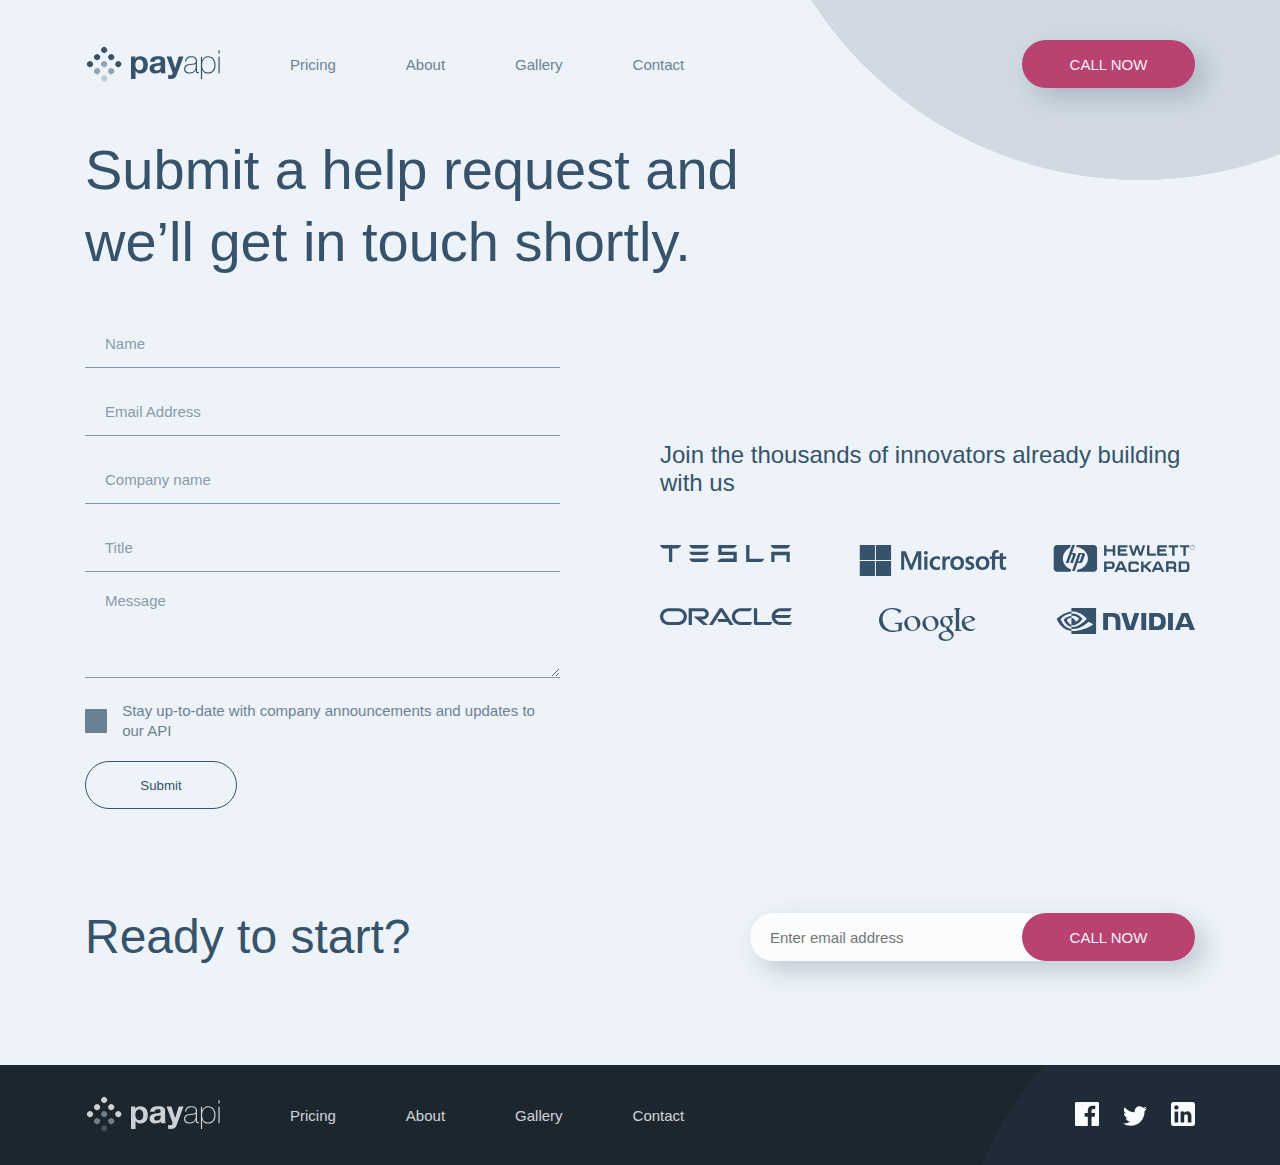
<file: contact.html>
<!DOCTYPE html>
<html lang="en">
  <head>
    <meta charset="UTF-8" />
    <meta name="viewport" content="width=device-width, initial-scale=1.0" />
    <link rel="stylesheet" href="styles/index.css" />
    <link rel="stylesheet" href="styles/contact.css" />
    <link
      rel="icon"
      type="image/png"
      sizes="32x32"
      href="assets/favicon-32x32.png"
    />

    <title>Frontend Mentor | PayAPI Website Challenge</title>
  </head>

  <body>
    <header class="pricing">
      <div class="navbar">
        <div class="container">
          <figure class="logo-img">
            <a href="index.html"
              ><img src="assets/shared/desktop/logo.svg" alt="Payapi logo icon"
            /></a>
          </figure>
          <div class="menu" id="menu">
            <nav>
              <ul>
                <li><a href="pricing.html">Pricing</a></li>
                <li><a href="about.html">About</a></li>
                <li><a href="gallery.html">Gallery</a></li>
                <li><a href="contact.html">Contact</a></li>
              </ul>
            </nav>
            <button class="schedule-button">CALL NOW</button>
          </div>
          <div class="menu-button" id="menu-button"></div>
        </div>
      </div>
    </header>
    <main class="about-main">
      <div class="container">
        <div class="main-title">
          <h1>
            <small>Submit a help request and we’ll get in touch shortly.</small>
          </h1>
        </div>
        <div class="main-container">
          <form action="/contact.html" class="contact-form" id="form">
            <div class="input-container" id="name-container">
              <input
                type="text"
                autocomplete="name"
                placeholder="Name"
                id="name"
                name="name"
              />
            </div>
            <div class="input-container" id="email-container">
              <input
                type="text"
                autocomplete="email"
                placeholder="Email Address"
                id="email"
                name="email"
              />
            </div>
            <input type="text" placeholder="Company name" name="company-name" />
            <input type="text" placeholder="Title" name="title" />
            <div class="input-container" id="message-container">
              <textarea
                name="message"
                id="message"
                cols="30"
                rows="5"
                placeholder="Message"
              ></textarea>
            </div>
            <label class="custom-checkbox">
              <input
                type="checkbox"
                class="custom-checkbox-input"
                value="accept-terms"
              />
              <span
                class="custom-checkbox-show custom-checkbox-show--checkbox"
              ></span>
              <span class="custom-checkbox-text"
                >Stay up-to-date with company announcements and updates to our
                API</span
              >
            </label>
            <button type="submit">Submit</button>
          </form>
          <div class="join-message-container">
            <h4>Join the thousands of innovators already building with us</h4>
            <div class="enterprises-logos-container">
              <img
                src="assets/shared/desktop/tesla.svg"
                class="tesla-icon"
                alt=""
              />
              <img src="assets/shared/desktop/microsoft.svg" alt="" />
              <img src="assets/shared/desktop/hewlett-packard.svg" alt="" />
              <img
                src="assets/shared/desktop/oracle.svg"
                class="oracle-icon"
                alt=""
              />
              <img
                src="assets/shared/desktop/google.svg"
                class="google-icon"
                alt=""
              />
              <img src="assets/shared/desktop/nvidia.svg" alt="" />
            </div>
          </div>
        </div>
        <div class="ready-to-start-container">
          <h2>Ready to start?</h2>
          <div class="schedule-form">
            <input
              type="email"
              name="email-schedule"
              id="main-email-schedule-input"
              placeholder="Enter email address"
            />
            <button class="schedule-button">CALL NOW</button>
          </div>
        </div>
      </div>
    </main>
    <footer>
      <div class="container">
        <a href="index.html"
          ><svg width="135" height="38" xmlns="http://www.w3.org/2000/svg">
            <g fill="#36536B" fill-rule="evenodd">
              <path
                d="M50.544 33.934v-7.84h.064a5.36 5.36 0 002.128 1.84c.864.416 1.808.624 2.832.624 1.216 0 2.277-.235 3.184-.704a6.738 6.738 0 002.272-1.888 8.147 8.147 0 001.36-2.72 11.37 11.37 0 00.448-3.2c0-1.173-.15-2.299-.448-3.376-.299-1.077-.757-2.021-1.376-2.832a6.937 6.937 0 00-2.336-1.952c-.939-.49-2.059-.736-3.36-.736-1.024 0-1.963.203-2.816.608-.853.405-1.557 1.056-2.112 1.952h-.064v-2.112H46v22.336h4.544zm3.808-8.768c-.725 0-1.344-.15-1.856-.448a3.595 3.595 0 01-1.232-1.168 5.044 5.044 0 01-.672-1.68 9.192 9.192 0 01-.208-1.952c0-.683.064-1.344.192-1.984a4.98 4.98 0 01.656-1.696c.31-.49.715-.89 1.216-1.2.501-.31 1.125-.464 1.872-.464.725 0 1.339.155 1.84.464.501.31.912.715 1.232 1.216.32.501.55 1.072.688 1.712.139.64.208 1.29.208 1.952 0 .661-.064 1.312-.192 1.952-.128.64-.347 1.2-.656 1.68-.31.48-.715.87-1.216 1.168-.501.299-1.125.448-1.872.448zm15.882 3.392c1.024 0 2.027-.15 3.008-.448a5.921 5.921 0 002.56-1.568 6.52 6.52 0 00.32 1.6h4.608c-.213-.341-.363-.853-.448-1.536a17.288 17.288 0 01-.128-2.144v-8.608c0-1.003-.224-1.808-.672-2.416a4.603 4.603 0 00-1.728-1.424 7.733 7.733 0 00-2.336-.688 18.543 18.543 0 00-2.528-.176c-.917 0-1.83.09-2.736.272a7.809 7.809 0 00-2.448.912 5.448 5.448 0 00-1.792 1.696c-.47.704-.736 1.59-.8 2.656h4.544c.085-.896.384-1.536.896-1.92.512-.384 1.216-.576 2.112-.576.405 0 .784.027 1.136.08.352.053.661.16.928.32s.48.384.64.672c.16.288.24.677.24 1.168.021.47-.117.827-.416 1.072-.299.245-.704.432-1.216.56-.512.128-1.099.224-1.76.288-.661.064-1.333.15-2.016.256-.683.107-1.36.25-2.032.432a5.735 5.735 0 00-1.792.816c-.523.363-.95.848-1.28 1.456-.33.608-.496 1.381-.496 2.32 0 .853.144 1.59.432 2.208a4.17 4.17 0 001.2 1.536c.512.405 1.11.704 1.792.896a8.127 8.127 0 002.208.288zm1.696-3.008c-.363 0-.715-.032-1.056-.096a2.566 2.566 0 01-.896-.336 1.717 1.717 0 01-.608-.656c-.15-.277-.224-.619-.224-1.024 0-.427.075-.779.224-1.056.15-.277.347-.507.592-.688a2.98 2.98 0 01.864-.432c.33-.107.667-.192 1.008-.256.363-.064.725-.117 1.088-.16.363-.043.71-.096 1.04-.16.33-.064.64-.144.928-.24.288-.096.528-.23.72-.4v1.696c0 .256-.027.597-.08 1.024a3.428 3.428 0 01-.432 1.264c-.235.416-.597.773-1.088 1.072-.49.299-1.184.448-2.08.448zm13.962 8.384c1.557 0 2.773-.288 3.648-.864.874-.576 1.557-1.536 2.048-2.88L98.5 11.598h-4.704L90.18 22.926h-.064l-3.744-11.328H81.54l5.792 15.52c.128.32.192.661.192 1.024 0 .49-.144.939-.432 1.344-.288.405-.731.64-1.328.704-.448.021-.896.01-1.344-.032-.448-.043-.886-.085-1.312-.128v3.744c.469.043.933.08 1.392.112.458.032.922.048 1.392.048zm18.698-5.408c.789 0 1.514-.096 2.176-.288a6.581 6.581 0 001.776-.8c.522-.341.965-.73 1.328-1.168.362-.437.64-.901.832-1.392h.064v.864c0 .341.026.656.08.944.053.288.154.539.304.752.149.213.368.384.656.512.288.128.677.192 1.168.192.34 0 .672-.043.992-.128V26.99a5.835 5.835 0 01-.896.096c-.278 0-.491-.059-.64-.176a.961.961 0 01-.32-.464 2.357 2.357 0 01-.112-.64c-.011-.235-.016-.47-.016-.704v-9.568c0-1.259-.454-2.277-1.36-3.056-.907-.779-2.352-1.168-4.336-1.168-1.984 0-3.515.453-4.592 1.36-1.078.907-1.66 2.267-1.744 4.08h1.216c.085-1.472.58-2.57 1.488-3.296.906-.725 2.096-1.088 3.568-1.088.832 0 1.536.085 2.112.256.576.17 1.045.405 1.408.704.362.299.629.64.8 1.024.17.384.256.8.256 1.248 0 .576-.032 1.056-.096 1.44a1.64 1.64 0 01-.48.944c-.256.245-.635.437-1.136.576-.502.139-1.19.24-2.064.304l-1.888.16c-.662.064-1.35.17-2.064.32-.715.15-1.366.4-1.952.752a4.367 4.367 0 00-1.456 1.44c-.384.608-.576 1.392-.576 2.352 0 1.579.48 2.747 1.44 3.504.96.757 2.314 1.136 4.064 1.136zm.032-1.056c-1.344 0-2.4-.293-3.168-.88-.768-.587-1.152-1.488-1.152-2.704 0-.768.149-1.392.448-1.872.298-.48.688-.859 1.168-1.136a5.213 5.213 0 011.616-.592 20.778 20.778 0 011.792-.272l2.048-.192a16.93 16.93 0 002.032-.288c.608-.128 1.06-.373 1.36-.736v3.072c0 .213-.06.624-.176 1.232-.118.608-.39 1.237-.816 1.888-.427.65-1.046 1.227-1.856 1.728-.811.501-1.91.752-3.296.752zm12.49 6.56v-9.312h.063c.491 1.344 1.27 2.315 2.336 2.912 1.067.597 2.283.896 3.648.896 1.26 0 2.352-.213 3.28-.64a6.254 6.254 0 002.304-1.776c.608-.757 1.062-1.659 1.36-2.704.3-1.045.448-2.197.448-3.456 0-1.152-.149-2.25-.448-3.296-.298-1.045-.752-1.963-1.36-2.752a6.651 6.651 0 00-2.304-1.888c-.928-.47-2.02-.704-3.28-.704-.896 0-1.69.139-2.384.416a6.39 6.39 0 00-1.776 1.04c-.49.416-.885.87-1.184 1.36-.298.49-.512.939-.64 1.344h-.064v-3.776h-1.216V34.03h1.216zm6.047-6.56c-1.152 0-2.117-.208-2.896-.624a5.008 5.008 0 01-1.856-1.664c-.458-.693-.784-1.493-.976-2.4a13.637 13.637 0 01-.288-2.832c0-.981.107-1.925.32-2.832a7.152 7.152 0 011.04-2.416 5.407 5.407 0 011.872-1.696c.768-.427 1.696-.64 2.784-.64 1.11 0 2.054.219 2.832.656a5.599 5.599 0 011.904 1.728c.491.715.854 1.525 1.088 2.432.235.907.352 1.83.352 2.768 0 1.024-.122 1.99-.368 2.896-.245.907-.618 1.701-1.12 2.384a5.487 5.487 0 01-1.92 1.632c-.778.405-1.7.608-2.768.608zm11.498-18.88V5.294h-1.216V8.59h1.216zm0 19.552V11.694h-1.216v16.448h1.216z"
                fill-rule="nonzero"
              />
              <g>
                <circle
                  transform="rotate(45 19.142 5)"
                  cx="19.142"
                  cy="5"
                  r="3"
                />
                <circle
                  transform="rotate(45 26.213 12.071)"
                  cx="26.213"
                  cy="12.071"
                  r="3"
                />
                <circle
                  transform="rotate(45 33.284 19.142)"
                  cx="33.284"
                  cy="19.142"
                  r="3"
                />
                <circle
                  transform="rotate(45 12.071 12.071)"
                  cx="12.071"
                  cy="12.071"
                  r="3"
                />
                <circle
                  opacity=".5"
                  transform="rotate(45 19.142 19.142)"
                  cx="19.142"
                  cy="19.142"
                  r="3"
                />
                <circle
                  opacity=".5"
                  transform="rotate(45 26.213 26.213)"
                  cx="26.213"
                  cy="26.213"
                  r="3"
                />
                <circle
                  transform="rotate(45 5 19.142)"
                  cx="5"
                  cy="19.142"
                  r="3"
                />
                <circle
                  opacity=".5"
                  transform="rotate(45 12.071 26.213)"
                  cx="12.071"
                  cy="26.213"
                  r="3"
                />
                <circle
                  opacity=".25"
                  transform="rotate(45 19.142 33.284)"
                  cx="19.142"
                  cy="33.284"
                  r="3"
                />
              </g>
            </g></svg></a>
        <nav>
          <ul>
            <li><a href="pricing.html">Pricing</a></li>
            <li><a href="about.html">About</a></li>
            <li><a href="gallery.html">Gallery</a></li>
            <li><a href="contact.html">Contact</a></li>
          </ul>
        </nav>
        <div class="social-links">
          <a class="social-link-icon">
            <svg width="24" height="24" xmlns="http://www.w3.org/2000/svg">
              <path
                d="M22.675 0H1.325C.593 0 0 .593 0 1.325v21.351C0 23.407.593 24 1.325 24H12.82v-9.294H9.692v-3.622h3.128V8.413c0-3.1 1.893-4.788 4.659-4.788 1.325 0 2.463.099 2.795.143v3.24l-1.918.001c-1.504 0-1.795.715-1.795 1.763v2.313h3.587l-.467 3.622h-3.12V24h6.116c.73 0 1.323-.593 1.323-1.325V1.325C24 .593 23.407 0 22.675 0z"
                fill="#FBFCFE"
                fill-rule="nonzero"
              />
            </svg>
          </a>
          <a class="social-link-icon">
            <svg width="24" height="20" xmlns="http://www.w3.org/2000/svg">
              <path
                d="M24 2.557a9.83 9.83 0 01-2.828.775A4.932 4.932 0 0023.337.608a9.864 9.864 0 01-3.127 1.195A4.916 4.916 0 0016.616.248c-3.179 0-5.515 2.966-4.797 6.045A13.978 13.978 0 011.671 1.149a4.93 4.93 0 001.523 6.574 4.903 4.903 0 01-2.229-.616c-.054 2.281 1.581 4.415 3.949 4.89a4.935 4.935 0 01-2.224.084 4.928 4.928 0 004.6 3.419A9.9 9.9 0 010 17.54a13.94 13.94 0 007.548 2.212c9.142 0 14.307-7.721 13.995-14.646A10.025 10.025 0 0024 2.557z"
                fill="#FBFCFE"
                fill-rule="nonzero"
              />
            </svg>
          </a>
          <a class="social-link-icon">
            <svg width="24" height="24" xmlns="http://www.w3.org/2000/svg">
              <path
                d="M21.6 0H2.4C1.08 0 0 1.08 0 2.4v19.2C0 22.92 1.08 24 2.4 24h19.2c1.32 0 2.4-1.08 2.4-2.4V2.4C24 1.08 22.92 0 21.6 0zM7.2 20.4H3.6V9.6h3.6v10.8zM5.4 7.56c-1.2 0-2.16-.96-2.16-2.16 0-1.2.96-2.16 2.16-2.16 1.2 0 2.16.96 2.16 2.16 0 1.2-.96 2.16-2.16 2.16zm15 12.84h-3.6v-6.36c0-.96-.84-1.8-1.8-1.8-.96 0-1.8.84-1.8 1.8v6.36H9.6V9.6h3.6v1.44c.6-.96 1.92-1.68 3-1.68 2.28 0 4.2 1.92 4.2 4.2v6.84z"
                fill="#FFF"
                fill-rule="nonzero"
              />
            </svg>
          </a>
        </div>
      </div>
    </footer>
    <script src="js/index.js"></script>
    <script src="js/ContacfForm.js"></script>
  </body>
</html>
</file>
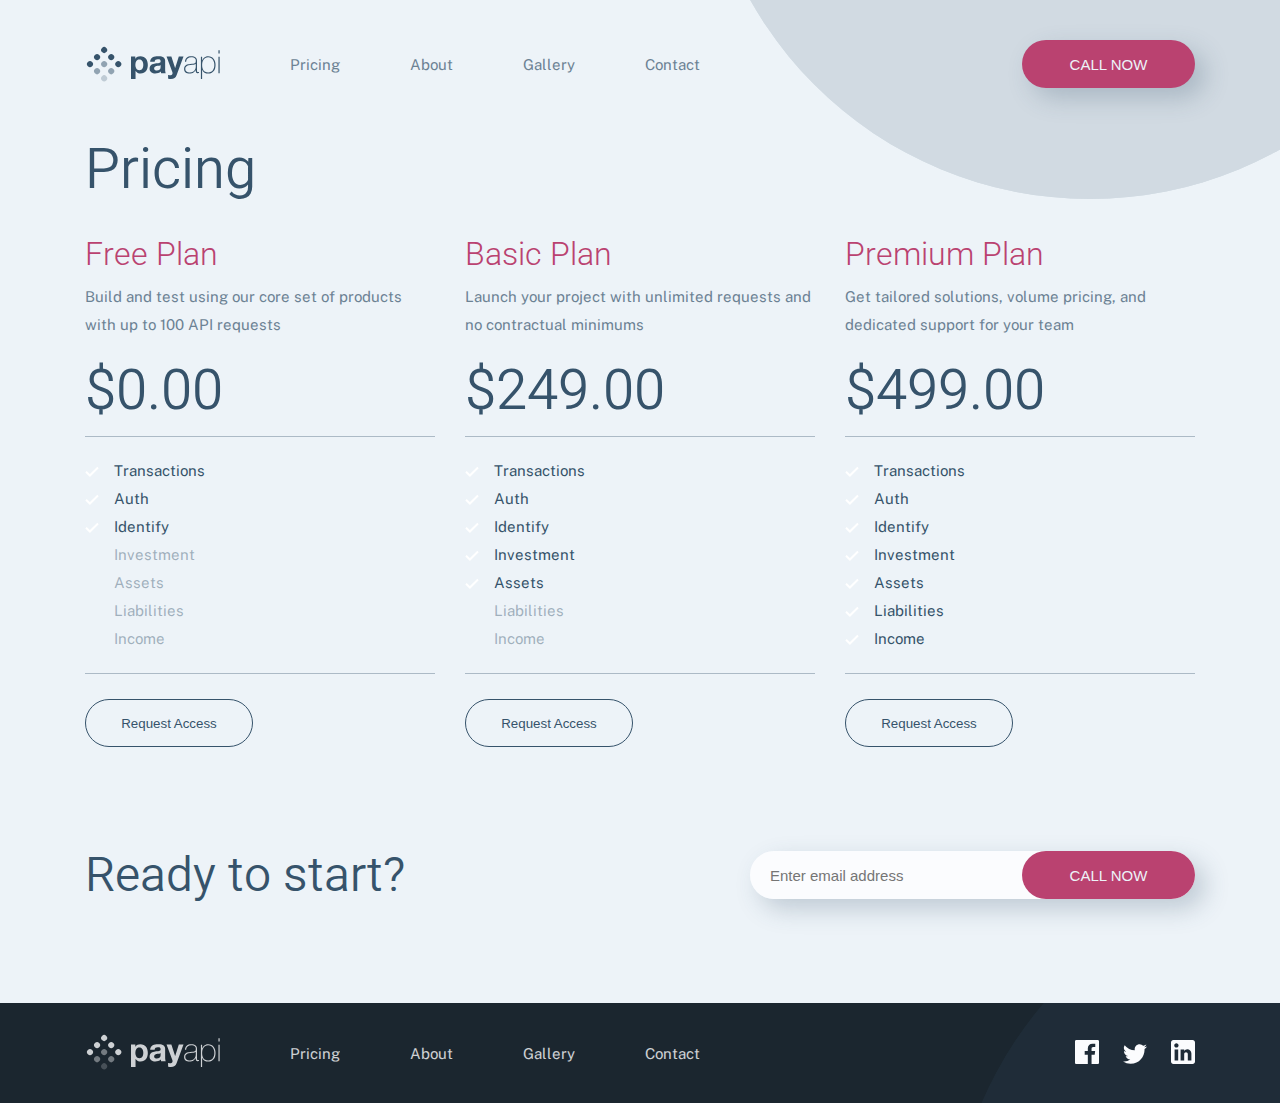
<file: pricing.html>
<!DOCTYPE html>
<html lang="en">
  <head>
    <meta charset="UTF-8" />
    <meta name="viewport" content="width=device-width, initial-scale=1.0" />
    <link
      href="https://fonts.googleapis.com/css2?family=Public+Sans&family=Roboto:wght@300;400&display=swap"
      rel="stylesheet"
    />
    <link rel="stylesheet" href="styles/index.css" />
    <link rel="stylesheet" href="styles/pricing.css" />
    <link
      rel="icon"
      type="image/png"
      sizes="32x32"
      href="assets/favicon-32x32.png"
    />

    <title>Frontend Mentor | PayAPI Website Challenge</title>
  </head>

  <body>
    <header class="pricing">
      <div class="navbar">
        <div class="container">
          <figure class="logo-img">
            <a href="index.html"
              ><img src="assets/shared/desktop/logo.svg" alt="Payapi logo icon"
            /></a>
          </figure>
          <div class="menu" id="menu">
            <nav>
              <ul>
                <li><a href="pricing.html">Pricing</a></li>
                <li><a href="about.html">About</a></li>
                <li><a href="gallery.html">Gallery</a></li>
                <li><a href="contact.html">Contact</a></li>
              </ul>
            </nav>
            <button class="schedule-button">CALL NOW</button>
          </div>
          <div class="menu-button" id="menu-button"></div>
        </div>
      </div>
    </header>
    <main class="pricing">
      <div class="container">
        <h1><small>Pricing</small></h1>
        <div class="pricing-plan-container">
          <div class="pricing-plan">
            <h3>Free Plan</h3>
            <p>
              Build and test using our core set of products with up to 100 API
              requests
            </p>
            <h1><small>$0.00</small></h1>
            <hr />
            <div class="pricing-available-actions">
              <div class="available-action">
                <img
                  src="assets/shared/desktop/icon-check.svg"
                  alt="check icon"
                />
                <p>Transactions</p>
              </div>
              <div class="available-action">
                <img
                  src="assets/shared/desktop/icon-check.svg"
                  alt="check icon"
                />
                <p>Auth</p>
              </div>
              <div class="available-action">
                <img
                  src="assets/shared/desktop/icon-check.svg"
                  alt="check icon"
                />
                <p>Identify</p>
              </div>
              <div class="available-action not-available">
                <img
                  src="assets/shared/desktop/icon-check.svg"
                  alt="check icon"
                />
                <p>Investment</p>
              </div>
              <div class="available-action not-available">
                <img
                  src="assets/shared/desktop/icon-check.svg"
                  alt="check icon"
                />
                <p>Assets</p>
              </div>
              <div class="available-action not-available">
                <img
                  src="assets/shared/desktop/icon-check.svg"
                  alt="check icon"
                />
                <p>Liabilities</p>
              </div>
              <div class="available-action not-available">
                <img
                  src="assets/shared/desktop/icon-check.svg"
                  alt="check icon"
                />
                <p>Income</p>
              </div>
            </div>
            <hr />
            <button class="request-access-button">Request Access</button>
          </div>
          <div class="pricing-plan">
            <h3>Basic Plan</h3>
            <p>
              Launch your project with unlimited requests and no contractual
              minimums
            </p>
            <h1><small>$249.00</small></h1>
            <hr />
            <div class="pricing-available-actions">
              <div class="available-action">
                <img
                  src="assets/shared/desktop/icon-check.svg"
                  alt="check icon"
                />
                <p>Transactions</p>
              </div>
              <div class="available-action">
                <img
                  src="assets/shared/desktop/icon-check.svg"
                  alt="check icon"
                />
                <p>Auth</p>
              </div>
              <div class="available-action">
                <img
                  src="assets/shared/desktop/icon-check.svg"
                  alt="check icon"
                />
                <p>Identify</p>
              </div>
              <div class="available-action">
                <img
                  src="assets/shared/desktop/icon-check.svg"
                  alt="check icon"
                />
                <p>Investment</p>
              </div>
              <div class="available-action">
                <img
                  src="assets/shared/desktop/icon-check.svg"
                  alt="check icon"
                />
                <p>Assets</p>
              </div>
              <div class="available-action not-available">
                <img
                  src="assets/shared/desktop/icon-check.svg"
                  alt="check icon"
                />
                <p>Liabilities</p>
              </div>
              <div class="available-action not-available">
                <img
                  src="assets/shared/desktop/icon-check.svg"
                  alt="check icon"
                />
                <p>Income</p>
              </div>
            </div>
            <hr />
            <button class="request-access-button">Request Access</button>
          </div>
          <div class="pricing-plan">
            <h3>Premium Plan</h3>
            <p>
              Get tailored solutions, volume pricing, and dedicated support for
              your team
            </p>
            <h1><small>$499.00</small></h1>
            <hr />
            <div class="pricing-available-actions">
              <div class="available-action">
                <img
                  src="assets/shared/desktop/icon-check.svg"
                  alt="check icon"
                />
                <p>Transactions</p>
              </div>
              <div class="available-action">
                <img
                  src="assets/shared/desktop/icon-check.svg"
                  alt="check icon"
                />
                <p>Auth</p>
              </div>
              <div class="available-action">
                <img
                  src="assets/shared/desktop/icon-check.svg"
                  alt="check icon"
                />
                <p>Identify</p>
              </div>
              <div class="available-action">
                <img
                  src="assets/shared/desktop/icon-check.svg"
                  alt="check icon"
                />
                <p>Investment</p>
              </div>
              <div class="available-action">
                <img
                  src="assets/shared/desktop/icon-check.svg"
                  alt="check icon"
                />
                <p>Assets</p>
              </div>
              <div class="available-action">
                <img
                  src="assets/shared/desktop/icon-check.svg"
                  alt="check icon"
                />
                <p>Liabilities</p>
              </div>
              <div class="available-action">
                <img
                  src="assets/shared/desktop/icon-check.svg"
                  alt="check icon"
                />
                <p>Income</p>
              </div>
            </div>
            <hr />
            <button class="request-access-button">Request Access</button>
          </div>
        </div>
        <div class="ready-to-start-container">
          <h2>Ready to start?</h2>
          <div class="schedule-form">
            <input
              type="email"
              name="email-schedule"
              id="main-email-schedule-input"
              placeholder="Enter email address"
            />
            <button class="schedule-button">CALL NOW</button>
          </div>
        </div>
      </div>
    </main>
    <footer>
      <div class="container">
        <a href="index.html"
          ><svg width="135" height="38" xmlns="http://www.w3.org/2000/svg">
            <g fill="#36536B" fill-rule="evenodd">
              <path
                d="M50.544 33.934v-7.84h.064a5.36 5.36 0 002.128 1.84c.864.416 1.808.624 2.832.624 1.216 0 2.277-.235 3.184-.704a6.738 6.738 0 002.272-1.888 8.147 8.147 0 001.36-2.72 11.37 11.37 0 00.448-3.2c0-1.173-.15-2.299-.448-3.376-.299-1.077-.757-2.021-1.376-2.832a6.937 6.937 0 00-2.336-1.952c-.939-.49-2.059-.736-3.36-.736-1.024 0-1.963.203-2.816.608-.853.405-1.557 1.056-2.112 1.952h-.064v-2.112H46v22.336h4.544zm3.808-8.768c-.725 0-1.344-.15-1.856-.448a3.595 3.595 0 01-1.232-1.168 5.044 5.044 0 01-.672-1.68 9.192 9.192 0 01-.208-1.952c0-.683.064-1.344.192-1.984a4.98 4.98 0 01.656-1.696c.31-.49.715-.89 1.216-1.2.501-.31 1.125-.464 1.872-.464.725 0 1.339.155 1.84.464.501.31.912.715 1.232 1.216.32.501.55 1.072.688 1.712.139.64.208 1.29.208 1.952 0 .661-.064 1.312-.192 1.952-.128.64-.347 1.2-.656 1.68-.31.48-.715.87-1.216 1.168-.501.299-1.125.448-1.872.448zm15.882 3.392c1.024 0 2.027-.15 3.008-.448a5.921 5.921 0 002.56-1.568 6.52 6.52 0 00.32 1.6h4.608c-.213-.341-.363-.853-.448-1.536a17.288 17.288 0 01-.128-2.144v-8.608c0-1.003-.224-1.808-.672-2.416a4.603 4.603 0 00-1.728-1.424 7.733 7.733 0 00-2.336-.688 18.543 18.543 0 00-2.528-.176c-.917 0-1.83.09-2.736.272a7.809 7.809 0 00-2.448.912 5.448 5.448 0 00-1.792 1.696c-.47.704-.736 1.59-.8 2.656h4.544c.085-.896.384-1.536.896-1.92.512-.384 1.216-.576 2.112-.576.405 0 .784.027 1.136.08.352.053.661.16.928.32s.48.384.64.672c.16.288.24.677.24 1.168.021.47-.117.827-.416 1.072-.299.245-.704.432-1.216.56-.512.128-1.099.224-1.76.288-.661.064-1.333.15-2.016.256-.683.107-1.36.25-2.032.432a5.735 5.735 0 00-1.792.816c-.523.363-.95.848-1.28 1.456-.33.608-.496 1.381-.496 2.32 0 .853.144 1.59.432 2.208a4.17 4.17 0 001.2 1.536c.512.405 1.11.704 1.792.896a8.127 8.127 0 002.208.288zm1.696-3.008c-.363 0-.715-.032-1.056-.096a2.566 2.566 0 01-.896-.336 1.717 1.717 0 01-.608-.656c-.15-.277-.224-.619-.224-1.024 0-.427.075-.779.224-1.056.15-.277.347-.507.592-.688a2.98 2.98 0 01.864-.432c.33-.107.667-.192 1.008-.256.363-.064.725-.117 1.088-.16.363-.043.71-.096 1.04-.16.33-.064.64-.144.928-.24.288-.096.528-.23.72-.4v1.696c0 .256-.027.597-.08 1.024a3.428 3.428 0 01-.432 1.264c-.235.416-.597.773-1.088 1.072-.49.299-1.184.448-2.08.448zm13.962 8.384c1.557 0 2.773-.288 3.648-.864.874-.576 1.557-1.536 2.048-2.88L98.5 11.598h-4.704L90.18 22.926h-.064l-3.744-11.328H81.54l5.792 15.52c.128.32.192.661.192 1.024 0 .49-.144.939-.432 1.344-.288.405-.731.64-1.328.704-.448.021-.896.01-1.344-.032-.448-.043-.886-.085-1.312-.128v3.744c.469.043.933.08 1.392.112.458.032.922.048 1.392.048zm18.698-5.408c.789 0 1.514-.096 2.176-.288a6.581 6.581 0 001.776-.8c.522-.341.965-.73 1.328-1.168.362-.437.64-.901.832-1.392h.064v.864c0 .341.026.656.08.944.053.288.154.539.304.752.149.213.368.384.656.512.288.128.677.192 1.168.192.34 0 .672-.043.992-.128V26.99a5.835 5.835 0 01-.896.096c-.278 0-.491-.059-.64-.176a.961.961 0 01-.32-.464 2.357 2.357 0 01-.112-.64c-.011-.235-.016-.47-.016-.704v-9.568c0-1.259-.454-2.277-1.36-3.056-.907-.779-2.352-1.168-4.336-1.168-1.984 0-3.515.453-4.592 1.36-1.078.907-1.66 2.267-1.744 4.08h1.216c.085-1.472.58-2.57 1.488-3.296.906-.725 2.096-1.088 3.568-1.088.832 0 1.536.085 2.112.256.576.17 1.045.405 1.408.704.362.299.629.64.8 1.024.17.384.256.8.256 1.248 0 .576-.032 1.056-.096 1.44a1.64 1.64 0 01-.48.944c-.256.245-.635.437-1.136.576-.502.139-1.19.24-2.064.304l-1.888.16c-.662.064-1.35.17-2.064.32-.715.15-1.366.4-1.952.752a4.367 4.367 0 00-1.456 1.44c-.384.608-.576 1.392-.576 2.352 0 1.579.48 2.747 1.44 3.504.96.757 2.314 1.136 4.064 1.136zm.032-1.056c-1.344 0-2.4-.293-3.168-.88-.768-.587-1.152-1.488-1.152-2.704 0-.768.149-1.392.448-1.872.298-.48.688-.859 1.168-1.136a5.213 5.213 0 011.616-.592 20.778 20.778 0 011.792-.272l2.048-.192a16.93 16.93 0 002.032-.288c.608-.128 1.06-.373 1.36-.736v3.072c0 .213-.06.624-.176 1.232-.118.608-.39 1.237-.816 1.888-.427.65-1.046 1.227-1.856 1.728-.811.501-1.91.752-3.296.752zm12.49 6.56v-9.312h.063c.491 1.344 1.27 2.315 2.336 2.912 1.067.597 2.283.896 3.648.896 1.26 0 2.352-.213 3.28-.64a6.254 6.254 0 002.304-1.776c.608-.757 1.062-1.659 1.36-2.704.3-1.045.448-2.197.448-3.456 0-1.152-.149-2.25-.448-3.296-.298-1.045-.752-1.963-1.36-2.752a6.651 6.651 0 00-2.304-1.888c-.928-.47-2.02-.704-3.28-.704-.896 0-1.69.139-2.384.416a6.39 6.39 0 00-1.776 1.04c-.49.416-.885.87-1.184 1.36-.298.49-.512.939-.64 1.344h-.064v-3.776h-1.216V34.03h1.216zm6.047-6.56c-1.152 0-2.117-.208-2.896-.624a5.008 5.008 0 01-1.856-1.664c-.458-.693-.784-1.493-.976-2.4a13.637 13.637 0 01-.288-2.832c0-.981.107-1.925.32-2.832a7.152 7.152 0 011.04-2.416 5.407 5.407 0 011.872-1.696c.768-.427 1.696-.64 2.784-.64 1.11 0 2.054.219 2.832.656a5.599 5.599 0 011.904 1.728c.491.715.854 1.525 1.088 2.432.235.907.352 1.83.352 2.768 0 1.024-.122 1.99-.368 2.896-.245.907-.618 1.701-1.12 2.384a5.487 5.487 0 01-1.92 1.632c-.778.405-1.7.608-2.768.608zm11.498-18.88V5.294h-1.216V8.59h1.216zm0 19.552V11.694h-1.216v16.448h1.216z"
                fill-rule="nonzero"
              />
              <g>
                <circle
                  transform="rotate(45 19.142 5)"
                  cx="19.142"
                  cy="5"
                  r="3"
                />
                <circle
                  transform="rotate(45 26.213 12.071)"
                  cx="26.213"
                  cy="12.071"
                  r="3"
                />
                <circle
                  transform="rotate(45 33.284 19.142)"
                  cx="33.284"
                  cy="19.142"
                  r="3"
                />
                <circle
                  transform="rotate(45 12.071 12.071)"
                  cx="12.071"
                  cy="12.071"
                  r="3"
                />
                <circle
                  opacity=".5"
                  transform="rotate(45 19.142 19.142)"
                  cx="19.142"
                  cy="19.142"
                  r="3"
                />
                <circle
                  opacity=".5"
                  transform="rotate(45 26.213 26.213)"
                  cx="26.213"
                  cy="26.213"
                  r="3"
                />
                <circle
                  transform="rotate(45 5 19.142)"
                  cx="5"
                  cy="19.142"
                  r="3"
                />
                <circle
                  opacity=".5"
                  transform="rotate(45 12.071 26.213)"
                  cx="12.071"
                  cy="26.213"
                  r="3"
                />
                <circle
                  opacity=".25"
                  transform="rotate(45 19.142 33.284)"
                  cx="19.142"
                  cy="33.284"
                  r="3"
                />
              </g>
            </g></svg></a>
        <nav>
          <ul>
            <li><a href="pricing.html">Pricing</a></li>
            <li><a href="about.html">About</a></li>
            <li><a href="gallery.html">Gallery</a></li>
            <li><a href="contact.html">Contact</a></li>
          </ul>
        </nav>
        <div class="social-links">
          <a class="social-link-icon">
            <svg width="24" height="24" xmlns="http://www.w3.org/2000/svg">
              <path
                d="M22.675 0H1.325C.593 0 0 .593 0 1.325v21.351C0 23.407.593 24 1.325 24H12.82v-9.294H9.692v-3.622h3.128V8.413c0-3.1 1.893-4.788 4.659-4.788 1.325 0 2.463.099 2.795.143v3.24l-1.918.001c-1.504 0-1.795.715-1.795 1.763v2.313h3.587l-.467 3.622h-3.12V24h6.116c.73 0 1.323-.593 1.323-1.325V1.325C24 .593 23.407 0 22.675 0z"
                fill="#FBFCFE"
                fill-rule="nonzero"
              />
            </svg>
          </a>
          <a class="social-link-icon">
            <svg width="24" height="20" xmlns="http://www.w3.org/2000/svg">
              <path
                d="M24 2.557a9.83 9.83 0 01-2.828.775A4.932 4.932 0 0023.337.608a9.864 9.864 0 01-3.127 1.195A4.916 4.916 0 0016.616.248c-3.179 0-5.515 2.966-4.797 6.045A13.978 13.978 0 011.671 1.149a4.93 4.93 0 001.523 6.574 4.903 4.903 0 01-2.229-.616c-.054 2.281 1.581 4.415 3.949 4.89a4.935 4.935 0 01-2.224.084 4.928 4.928 0 004.6 3.419A9.9 9.9 0 010 17.54a13.94 13.94 0 007.548 2.212c9.142 0 14.307-7.721 13.995-14.646A10.025 10.025 0 0024 2.557z"
                fill="#FBFCFE"
                fill-rule="nonzero"
              />
            </svg>
          </a>
          <a class="social-link-icon">
            <svg width="24" height="24" xmlns="http://www.w3.org/2000/svg">
              <path
                d="M21.6 0H2.4C1.08 0 0 1.08 0 2.4v19.2C0 22.92 1.08 24 2.4 24h19.2c1.32 0 2.4-1.08 2.4-2.4V2.4C24 1.08 22.92 0 21.6 0zM7.2 20.4H3.6V9.6h3.6v10.8zM5.4 7.56c-1.2 0-2.16-.96-2.16-2.16 0-1.2.96-2.16 2.16-2.16 1.2 0 2.16.96 2.16 2.16 0 1.2-.96 2.16-2.16 2.16zm15 12.84h-3.6v-6.36c0-.96-.84-1.8-1.8-1.8-.96 0-1.8.84-1.8 1.8v6.36H9.6V9.6h3.6v1.44c.6-.96 1.92-1.68 3-1.68 2.28 0 4.2 1.92 4.2 4.2v6.84z"
                fill="#FFF"
                fill-rule="nonzero"
              />
            </svg>
          </a>
        </div>
      </div>
    </footer>
    <script src="js/index.js"></script>
  </body>
</html>
</file>
<file: styles/index.css>
* {
    margin: 0;
    padding: 0;
    box-sizing: border-box;
}

*:focus {
    outline: none;
}

:root {
    --dark-pink: #ba4270;
    --link-water-white: #fbfcfe;
    --san-juan-blue: #36536b;
    --mirage-blue: #1b262f;
    --charm-pink: #da6d97;
    --light-san-juan-blue: #6c8294;
}

body {
    font-family: 'Public Sans', sans-serif;
    font-size: 15px;
    background-color: #EDF3F8;
    color: #6c8294;
}

h1,
h2,
h3,
h4 {
    font-family: 'Roboto', sans-serif;
    color: #36536b;
}
h1 small {
    font-size: 56px ;
    font-weight: 350;
}

h3 {
    font-size: 32px;
    font-weight: 300;
}

hr {
    color:rgba(108,130,148, .5);
    background-color: rgba(108,130,148,.5);
    border-width: 0;
    height: 1px;
}

.container {
    box-sizing: border-box;
    max-width: 1130px;
    padding: 0 10px;
    margin: 0 auto;
    flex: 1;
    display: inherit;
    justify-content: inherit;
    align-items: inherit;
    height: inherit;
    flex-wrap: inherit;
    flex-direction: inherit;
}

header{
    background-image: url("../assets/shared/websiteVideo.mp4");
    background-repeat: no-repeat;
    /* background-position: calc(50% + 450px) -150px ; */
    padding-top: 40px;
}
.navbar{
    display: flex;
    align-items: center;
    height: 48px;
    margin-bottom: 40px;
}

.logo-img {
    height: 38px;
}
#companyImage{
    width: 40vw;
    height: 50vh;
    margin-left:10vw;
    margin-bottom: 10vh;
    
}

.menu {
    width: 100%;
    display: inherit;
    height: inherit;
    align-items: center;
}

nav ul {
    display: flex;
}

li {
    list-style: none;
}

li a {
    text-decoration: none;
    margin-left: 70px;
    color: var(--light-san-juan-blue);
}

a:hover {
    color: var(--san-juan-blue);
}

.schedule-button {
    margin-left: auto;
    border: none;
    background-color: var(--dark-pink);
    font-size: 15px;
    color: #EDF3F8;
    height: 48px;
    width: 173px;
    border-radius: 50px;
    box-shadow: 10px 10px 25px rgba(54, 83, 107, .25);
}
.hero {
    display: flex;
    align-items: center;
    box-sizing: border-box;
}
.hero-text {
    max-width: 546px;
}

h1 {
    font-size: 72px;
    color: #36536b;
    font-weight: 400;
    line-height: 72px;
}

.schedule-form {
    width: 445px;
    height: 48px;
    margin-top: 40px;
    margin-bottom: 15px;
    position: relative;
    border-radius: 48px;
    box-shadow: 10px 10px 25px rgba(54, 83, 107, .25);
}

.schedule-form input {
    width: 100%;
    height: 100%;
    border: none;
    border-radius: 48px;
    padding: 0 20px;
    background-color: #fbfcfe;
    font-size: 15px;

}

.schedule-form .schedule-button {
    position: absolute;
    right: 0;
    box-shadow: none;
}

.hero-text small, a {
    color: #6c8294;
    font-size: 15px;
}
.hero-text small {
    margin-left: 20px;
}

.mobile-mockup-hero {
    box-sizing: border-box;
    width:30vw;
    height: 30vh;
    margin-left: auto;
}

.references {
    background-color: #1B262F;
    color: white;
    height: 472px;
    display: flex;
    align-items: center;
    justify-content: space-between;
    background-image: url("../assets/shared/desktop/bg-pattern-circle.svg");
    background-repeat: no-repeat;
    background-position: calc(50% - 550px) -350px;
}

h2{
    font-size: 48px;
    line-height: 56px;
}
.references-description {
    width: 445px;

}
.references-description h2 {
    color: #fbfcfe;
}

.references-description p {
    line-height: 28px;
    opacity: .8;
    margin: 15px 0 30px;
}

.about-us-button {
    height: 48px;
    width: 129px;
    border: 1px solid #fbfcfe;
    background-color: transparent;
    color: #fbfcfe;
    font-size: 15px;
    border-radius: 48px;
}

.enterprises-logos-container {
    width: auto;
    display: grid;
    grid-template: 1fr 1fr / 1fr 1fr 1fr;
    justify-items: end;
    gap: 30px;
}
.tesla-icon,
.oracle-icon {
    justify-self: start;
}
.google-icon {
    justify-self: center;
}

path {
    fill: #fbfcfe !important;
}
g {
    fill: #fbfcfe;
}

main {
    background-image: url("../assets/shared/desktop/bg-pattern-circle.svg");
    background-repeat: no-repeat;
    background-position: calc(50% + 700px) ;
}

.easy-to-implement-container,
.simple-ui-container{
    display: flex;
    align-items: center;
}

.high_quality_product,
.simple-ui-description{
    width: 445px;
}

main h2{
    font-weight: 350;
}

main p {
    line-height: 28px;
}

.easy-to-implement-img{
    margin-left: -30px;
}

.simple-ui-img {
    overflow: hidden;
}

.simple-ui-img img{
    width: inherit;
}

.perks-container {
    display: grid;
    grid-template-columns: 1fr 1fr 1fr;
}

.perk {
    margin: 2vw;
    text-align: center;
}

h3 small {
    font-weight: normal;
    font-size: 18px;
}

h3 {
    margin: 20px 0;
}


.ready-to-start-container {
    display: flex;
    align-items: center;
    justify-content: space-between;
    margin: 100px 0;
}

.ready-to-start-container .schedule-form {
    margin: 0;
}

footer {
    display: flex;
    background-color: #1B262F;
    height: 100px;
    align-items: center;
    background-image: url("../assets/shared/desktop/bg-pattern-circle.svg");
    background-repeat: no-repeat;
    background-position: calc(50% + 700px) 20% ;
}

footer a {
    color: #fbfcfe;
    opacity: .8;
}

footer a:hover {
    color: #fbfcfe;
    opacity: 1;
    cursor: pointer;
}

.social-links {
    margin-left: auto;
}

.social-link-icon {
    margin-left: 20px;
    opacity: 1;
}
.social-links a:hover  path{
    fill:#da6d97 !important;
}

.schedule-form input:focus {
    color: #36536b;
}

.schedule-button:hover {
    background-color: #da6d97;
}

.about-us-button:hover {
    background-color: #fbfcfe;
    color: #1B262F;
}

@media screen and (max-width: 1040px){

    .container {
        padding: 0 40px;
        margin: 0;
        width: 100vw;
    }

    header {
        background-size: 150%;
        background-position: center -110vw;
        margin-bottom: 10vw;
    }
    .navbar {
        margin-bottom: 10px;
    }

    li a {
        margin-left: 6vw;
    }

    li:nth-child(1){
        margin-left: 2vw;
    }



    .hero {
        flex-direction: column-reverse;
    }

    .mobile-mockup-hero {
        margin-left: 80px;
        width: 300px;
    }

    .mobile-mockup-hero img {
        width: inherit;
    }

    .hero-text {
        max-width: 600px;
        margin-top: -20px;
        display: flex;
        text-align: center;
        flex-direction: column;
        align-items: center;
    }

    h1 {
        font-size: 48px;
    }

    .hero-text .schedule-form {
        margin: 15px 0;
    }

    .hero-text small {
        margin-left: 0;
    }

    .references {
        height: 615px;
        flex-direction: column-reverse;
        justify-content: space-evenly;
        background-position: center -73vw;
    }

    main {
        background-image: none;
    }

    .references-description {
        text-align: center;
    }

    .easy-to-implement-container {
        flex-direction: column;
    }

    .easy-to-implement-img {
        width: 65vw;
        margin-left: 3vw;
    }

    .high_quality_product,
    .simple-ui-description {
        text-align: top;
        margin-top: 0px;
        margin-bottom: 40px;
        width: 573px;
    }

    .simple-ui-container {
        flex-direction: column-reverse;
    }

    .simple-ui-img {
        width: 60vw;
        margin-left: 6vw;
    }

    .simple-ui-description{
        margin: 0px 0 100px;
    }

    .perks-container {
        gap: 10px;
    }

    .perk img {
        width: 88px;
    }

    h3 {
        margin-top: 30px;
    }

    .ready-to-start-container {
        flex-direction: column;
        height: 130px;
    }

    footer{
        background-position:calc(50% + 400px) 20% ;
    }
}


@media screen and (max-width: 767px){

    .container {
        padding: 0 24px;
    }

    header{
        background-position: center -90vw;
        margin-bottom: 60px;
    }

    .menu-button {
        width: 30px;
        height: 30px;
        background-image: url("../assets/shared/mobile/menu.svg");
        background-repeat: no-repeat;
        background-position: center center;
        position: absolute;
        z-index: 1;
        right: 24px;
    }

    .menu-button.active {
        background-image: url("../assets/shared/mobile/close.svg");
        position: fixed;
    }

    header .menu {
        position: fixed;
        background-color: rgb(27, 38, 47);
        background-image: url("../assets/shared/desktop/bg-pattern-circle.svg");
        background-repeat: no-repeat;
        background-position: center -73.5vh;
        top: 0;
        right: -80vw;
        height: 100vh;
        width: 80vw;
        z-index: 1;
        flex-direction: column;
        align-items: center;
        justify-content: start;
        transition: .7s;
    }

    .menu.active {
        right: 0;
    }

    nav {
        height: 150px;
        margin-top: 100px;
    }

    header nav::before {
        content: "";
        border-bottom: 1px solid #fbfcfe;
        width: 92%;
        position: absolute;
        left: 4%;
    }

     nav ul  {
         height: inherit;
        flex-direction: column;
         align-items:center;
         justify-content: space-evenly;
         margin-top: 20px;

    }

     nav ul li a {
         margin: 0;
         color: #fbfcfe;
         opacity: .8;
     }
    nav ul li a:hover {
        color: #fbfcfe;
        opacity: 1;
    }
    li:nth-child(1){
        margin-left: 0;
    }

     .menu .schedule-button{
         margin: 20px 0 0 0;
     }

     .mobile-mockup-hero {
         width: 200px;
         margin-left: 10vw;
     }

     .hero-text {
         width: 100%;
     }
     h1 {
         font-size: 30px;
         line-height: 36px;
     }

     .schedule-form {
         position: static;
         width: 100%;
     }
    .hero-text .schedule-form {
        margin-bottom: 80px;
    }
     .schedule-form .schedule-button{
         position: static;
         width: 100%;
         margin-top: 15px;
     }

     .schedule-form input {
         height: 48px;
         box-shadow: 10px 10px 25px rgba(54, 83, 107, .25);
     }


     .references{
         background-position: center -170vw;
     }

     .enterprises-logos-container {
         grid-template: 1fr 1fr 1fr /  1fr 1fr;
         gap: 25px;
         justify-items: center;
     }

     .enterprises-logos-container svg {
         transform: scale(0.8);
     }

     .references-description {
         width: 100%;
     }
     h2 {
         font-size: 32px;
         font-weight: 300;
     }

     .easy-to-implement-container {
         margin-top: 50px;
     }

    .high_quality_product,
    .simple-ui-description{
        width: 100%;
        margin-bottom: 40px;
    }

    .easy-to-implement-img,
    .simple-ui-img{
        width: 90vw;
    }



  .perks-container {
      grid-template: 1fr 1fr 1fr / 1fr;
      gap: 40px;
  }

  .ready-to-start-container {
      margin: 80px 0 130px;
      height: auto;
  }
  .ready-to-start-container .schedule-form {
      margin-top: 20px;
  }

  footer {
      flex-direction: column;
      justify-content: space-evenly;
      height: 353px;
      background-position: center 50vw;
  }

  footer nav {
      height: 120px;
  }

  footer nav ul {
    justify-content: space-between;
  }
  footer nav,
  footer nav ul {
      margin-top: 0;
  }

  .social-links {
      margin: 0;
  }

}





/* circular-slider */
.circular-slider {
    width: 300px;
    height: 150px;
   margin: 100px 200px 100px 100px;
    perspective: 1000px;
  }
  
  .slider-content {
    width: 100%;
    height: 100%;
    position: relative;
    transform-style: preserve-3d;
    animation: rotate 10s infinite;
  }
  
  .slider-item {
    width: 220px;
    height: 120px;
    position: absolute;
    background: rgba(255,255,255,.5);
    -webkit-box-reflect: below 15px
    -webkit-gradient(linear, left top, left bottom, from(transparent),
                     color-stop(0.5, transparent), to(rgba(255,255,255,.5)));
  }
  
  .slider-item img {
    width: 100%;
    height: 100%;
  }
  
  .slider-item:nth-child(1) { transform: rotateY(0deg) translateZ(216px); }
  .slider-item:nth-child(2) { transform: rotateY(60deg) translateZ(216px); }
  .slider-item:nth-child(3) { transform: rotateY(120deg) translateZ(216px); }
  .slider-item:nth-child(4) { transform: rotateY(180deg) translateZ(216px); }
  .slider-item:nth-child(5) { transform: rotateY(240deg) translateZ(216px); }
  .slider-item:nth-child(6) { transform: rotateY(300deg) translateZ(216px); }
  
  @keyframes rotate {
    0%     { transform: translateZ(-216px) rotateY(0deg); }
    16.67% { transform: translateZ(-216px) rotateY(-60deg); }
    33.33% { transform: translateZ(-216px) rotateY(-120deg); }
    50%    { transform: translateZ(-216px) rotateY(-180deg); }
    66.67% { transform: translateZ(-216px) rotateY(-240deg); }
    83.34% { transform: translateZ(-216px) rotateY(-300deg); }
    100%   { transform: translateZ(-216px) rotateY(-360deg); }
  }
</file>
<file: styles/contact.css>
body {
    background-color: #EDF3F8;
    background-image: url("../assets/shared/desktop/bg-pattern-circle.svg");
    background-repeat: no-repeat;
    background-position: calc(50% + 500px) -600px;
}

header{
    background-color: transparent;
    background-image: none;
}

main {
    background-image: none;
}

.main-title {
    max-width: 730px;
}

.main-title h1 small {
    line-height: 80%;
}

.main-container {
    display: grid;
    grid-template-columns: 1fr 1fr;
    gap: 40px;
    align-items: center;
}

.contact-form {
    padding-right: 60px;
    display: grid;
    grid-template-columns: 1fr;
    grid-auto-columns: 1fr;
    gap: 20px;
    margin-top: 48px;
}

.input-container {
    width: 100%;
    height: auto;
    position: relative;
}
.contact-form input:empty, .contact-form textarea:empty {
    border: none;
    border-bottom: 1px solid rgba(108,130,148, .8) ;
    padding: 0 20px;
    background-color: #EDF3F8;

}

.contact-form input, .contact-form textarea{
    color: #36536b;
    font-size: 15px;
    width: 100%;
}


.contact-form input {
    height: 48px;
}


.contact-form textarea {
    font-family: inherit;
}

.contact-form input:focus,
.contact-form textarea:focus{
    color: #36536b;
    border-bottom: 1px solid #36536b;
}

.contact-form input::placeholder,
.contact-form textarea::placeholder{
    color: rgba(108,130,148, .8);
}

.contact-form .not-empty input,
.contact-form .not-empty textarea,
.contact-form .invalid input{
    border-bottom: 1px solid #FF0000;
    color: #FF0000;
}
.contact-form .not-empty::after {
    content: "This field can't be empty";
    color: #FF0000;
    font-size: 11px;
    position: absolute;
    left: 20px;
    bottom: -20px;
}

.contact-form .invalid::after {
    content: "Please use a valid email address";
    color: #FF0000;
    font-size: 11px;
    position: absolute;
    left: 20px;
    bottom: -20px;
}

.contact-form .not-empty input::placeholder,
.contact-form .not-empty textarea::placeholder{
    color: #FF0000;
}

.custom-checkbox {
    display: inline-flex;
    cursor: pointer;
    align-items: center;
}

.custom-checkbox-show--checkbox {
    background-color: #6c8294;
}

.custom-checkbox > .custom-checkbox-input {
    display: none;
}

.custom-checkbox > .custom-checkbox-show {
    display: inline-block;
    width: 24px;
    height: 24px;
    margin-right: 15px;
    background-repeat: no-repeat;
    background-position: center;
    background-size: 60%;
}

.custom-checkbox > .custom-checkbox-text {
    line-height: 20px;
    width: 100%;
}

.custom-checkbox > .custom-checkbox-input:checked + .custom-checkbox-show--checkbox {
    background-image: url("../assets/shared/desktop/icon-check.svg");
    background-color: #ba4270;
}

.custom-checkbox > .custom-checkbox-input:checked ~ .custom-checkbox-text {
    color: #36536b;
}

.contact-form button[type=submit] {
    width: 152px;
    height: 48px;
    border-radius: 48px;
    border: 1px solid #36536b;
    color: #36536b;
    background-color: #EDF3F8;
}

.contact-form button[type=submit]:hover {
    background-color: #36536b;
    color: #fbfcfe;
}

.join-message-container h4{
    font-size: 24px;
    font-weight: 350;
    margin-bottom: 48px;
}




@media screen and (max-width: 1140px) {

    body {
        background-position: calc(50% + 500px) -500px;
    }

    .main-title {
        text-align: center;
        max-width: 573px;
        margin: 0 auto;
    }
    .main-title small{
        font-size: 48px;
    }

    .main-container {
        grid-template: auto auto / 1fr ;
    }

    .contact-form {
        padding: 0;
        max-width: 500px;
        margin: 48px auto 0;
    }

    .join-message-container {
        text-align: center;
        max-width: 570px;
        margin: 48px auto 0;
    }

    .join-message-container h4{
        max-width: 445px;
        margin: 0 auto 48px;
    }

}

@media screen and (max-width:767px ) {
    body {
        background-position: calc(50% + 350px) -600px;
    }

    .main-title small {
        font-size: 32px;
    }
}
</file>
<file: styles/pricing.css>
body {
    background-color: #EDF3F8;
    background-image: url("../assets/shared/desktop/bg-pattern-circle.svg");
    background-repeat: no-repeat;
    background-position: calc(50% + 450px) -180%;
}

header{
    background-color: transparent;
    background-image: none;
}
main {
    margin-top: 20px;
    background-image: none;
    background-color: transparent;
}
.pricing-plan-container {
    margin-top: 20px;
    display: grid;
    grid-template:  1fr / repeat(3, 1fr) ;
    gap: 2em;
}

.pricing-plan h3 {
    color: #ba4270;
    font-size: 32px;
    font-weight: 300;
    margin: 10px 0;
}

.pricing-plan h1 {
    margin: 10px 0;
}

.pricing-plan h1 small {
    font-weight: 350;
}

.pricing-available-actions {
    padding: 20px 0;
}
.available-action {
    display: flex;
    align-items: center;

}

.available-action img {
    height: 11px;
}

.available-action.not-available img {
    opacity: 0;
}

.available-action p {
    color: #36536b;
    margin-left: 1em;
}

.available-action.not-available p {
    color: rgba(108,130,148,.6);
}

.request-access-button {
    background-color: #EDF3F8;
    border: 1px solid #36536b;
    color: #36536b;
    height: 48px;
    width: 168px;
    border-radius: 48px;
    margin-top: 25px;
}

.request-access-button:hover {
    color: #fbfcfe;
    background-color: #36536b;
}

@media screen and (max-width: 1040px) {
    body {
        background-position: calc(50% + 500px) -500px;
    }

    .pricing {
        text-align: center;
    }

    .pricing-plan-container {
        margin-top: 30px;
    }

    .pricing-plan h1 {
        margin: 20px 0;
    }

}

@media screen and (max-width: 767px) {
    body {
        background-position: calc(50% + 350px) -600px;

    }
    .pricing-plan-container {
        grid-template: repeat(3, 1fr) / 1fr;
    }


    .available-action {
        width: 130px;
        margin: 0 auto;
    }
}
</file>
